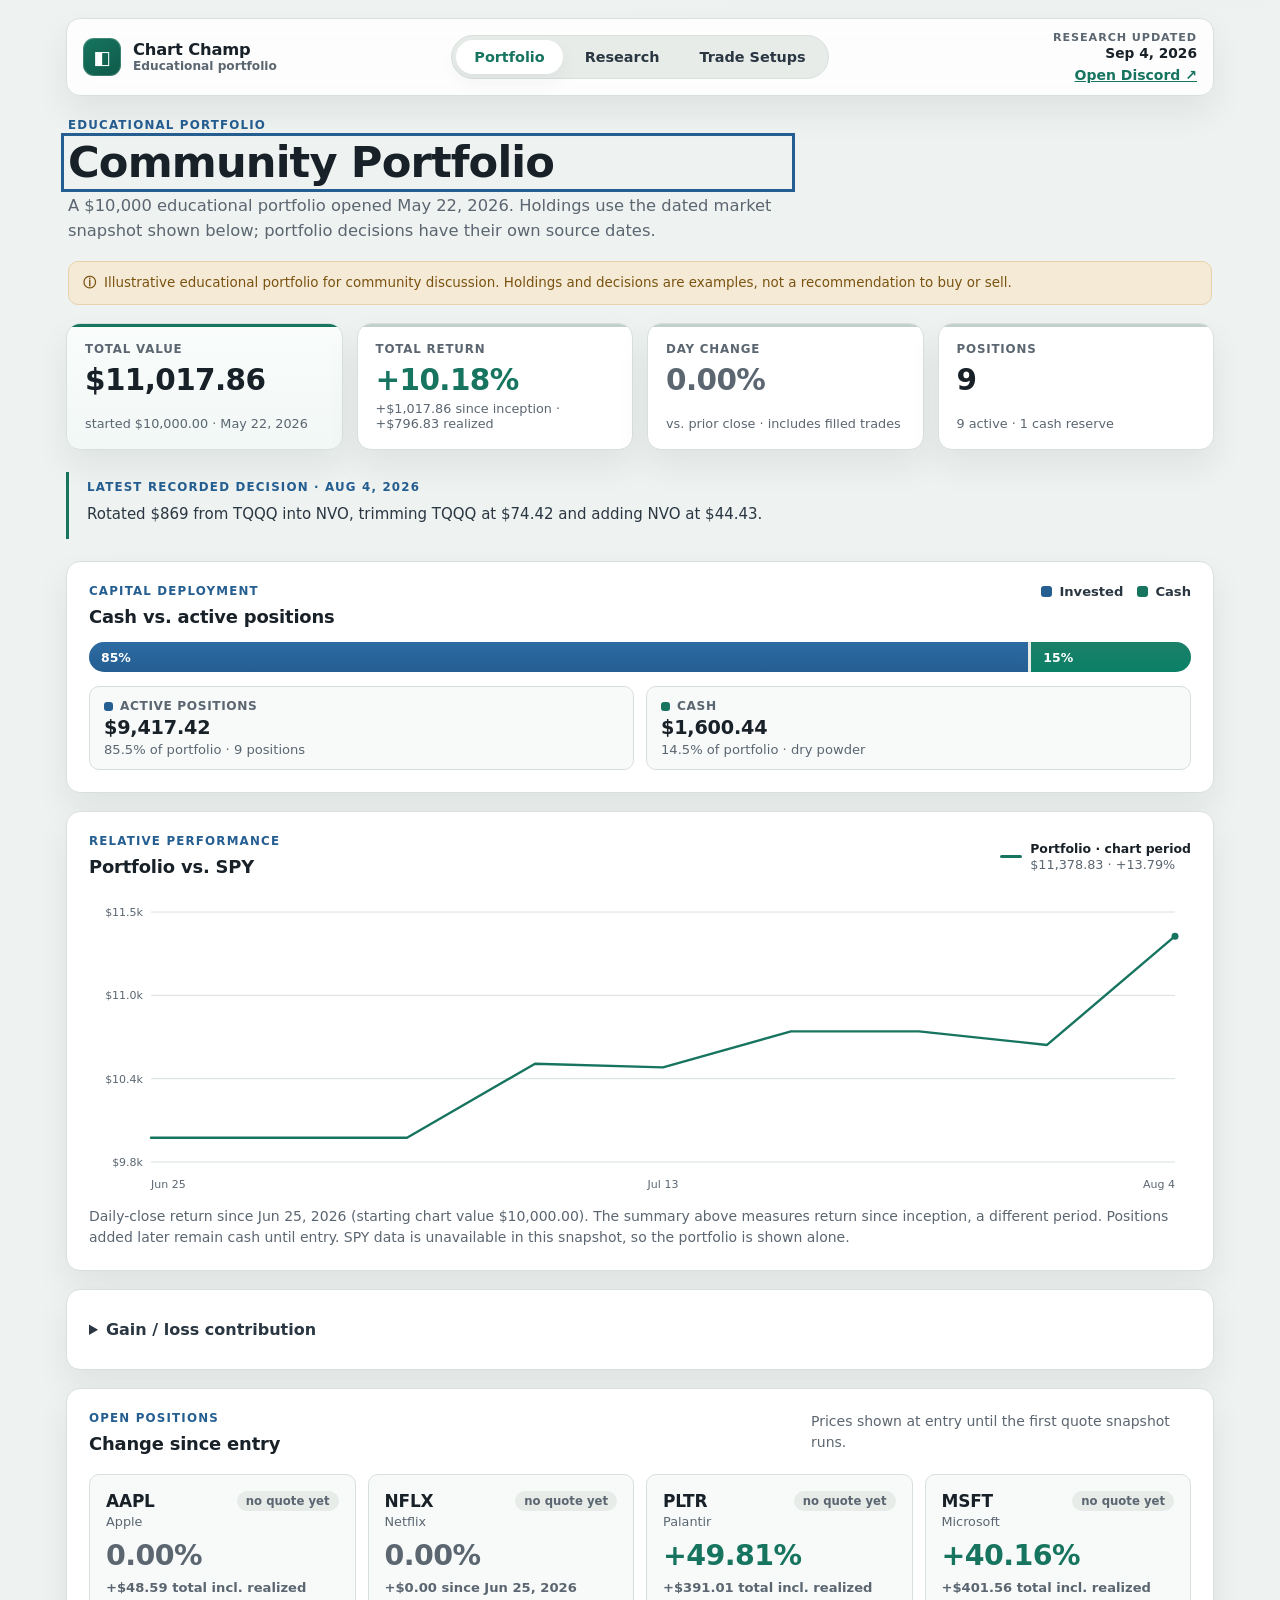
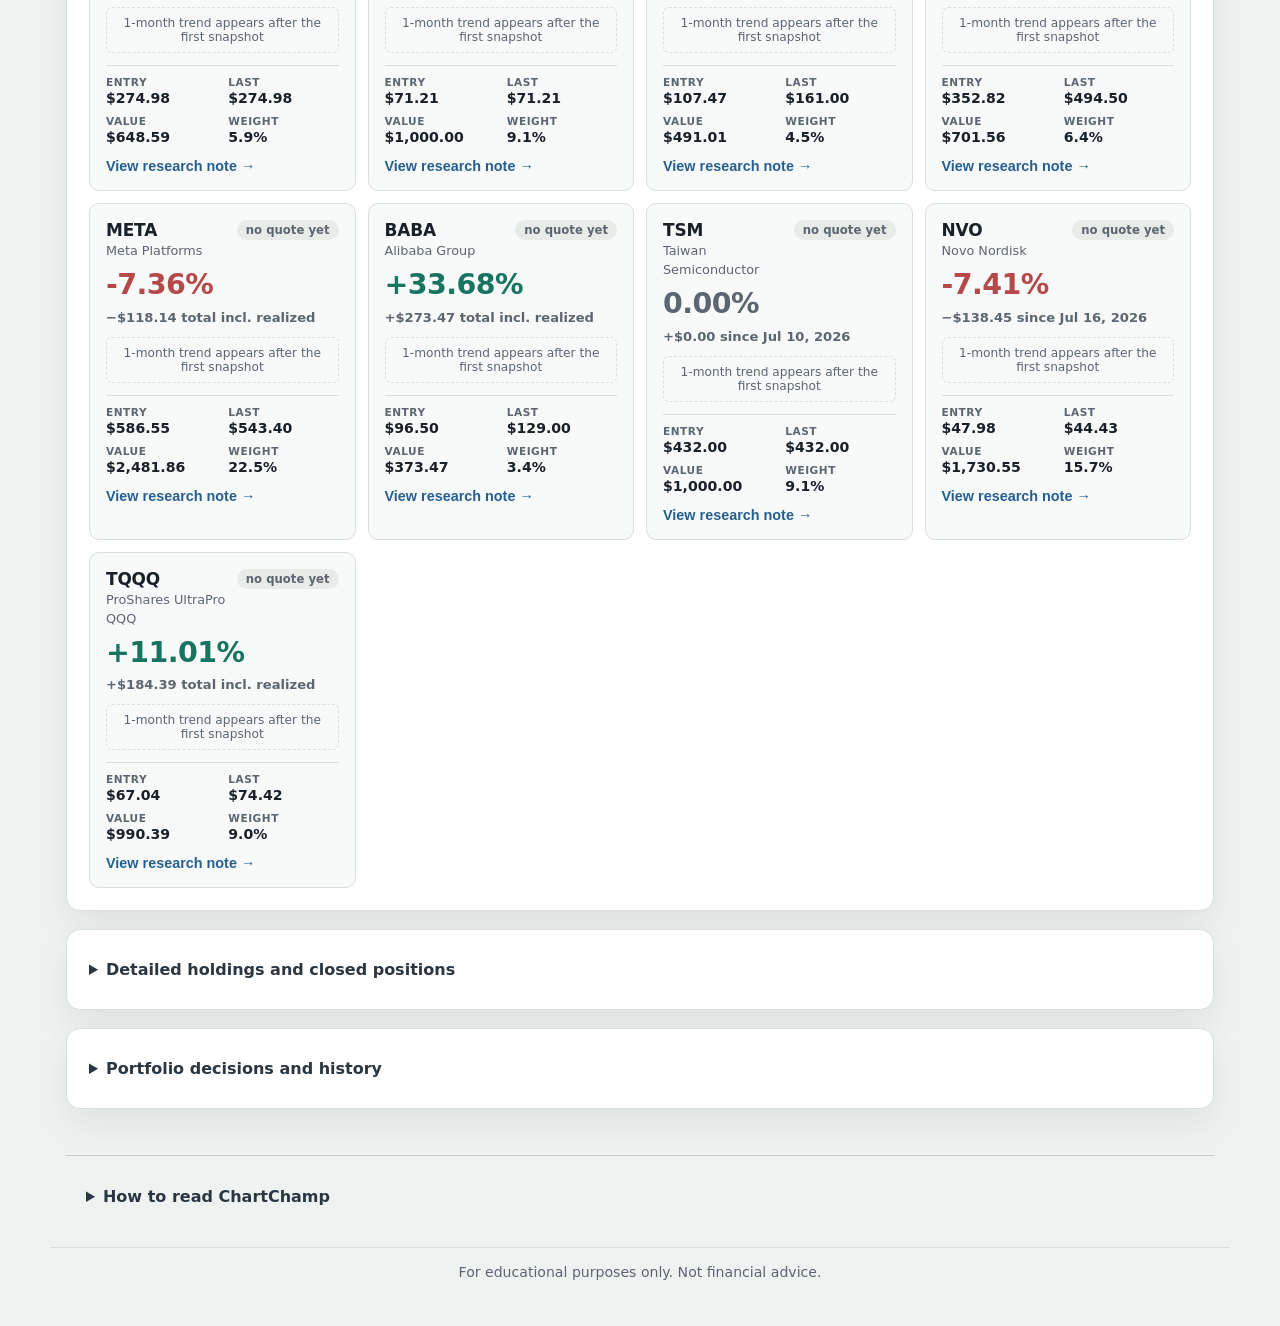
<file: index.html>
<!doctype html>
<html lang="en">
  <head>
    <meta charset="utf-8">
    <meta name="viewport" content="width=device-width, initial-scale=1">
    <title>ChartChamp — Portfolio, Research & Trade Setups</title>
    <meta
      name="description"
      content="Chart Champ — educational portfolio holdings and community ticker research: bullish and bearish factors, fundamentals, key price levels, and live charts."
    >
    <link rel="canonical" href="https://chartchamp.web.app/">
    <meta property="og:title" content="ChartChamp — Research & Trade Setups">
    <meta property="og:description" content="Community portfolio, dated chart research, and conditional trade setups with reviewed outcomes.">
    <meta property="og:type" content="website">
    <meta property="og:url" content="https://chartchamp.web.app/">
    <meta name="twitter:card" content="summary">
    <meta name="theme-color" content="#16745f">
    <link rel="icon" href="assets/favicon.svg" type="image/svg+xml">
    <link rel="stylesheet" href="assets/styles.css?v=20260906-refresh">
    <script src="data/app-data.js?v=20260904-discord-sync" defer></script>
    <script src="data/trade-setup-reviews.js?v=20260904-discord-sync" defer></script>
    <script src="data/discord-research-sync.js?v=20260904-discord-sync" defer></script>
    <script src="data/live-prices.js?v=20260904-discord-sync" defer></script>
    <script src="assets/research-model.js?v=20260906-refresh" defer></script>
    <script src="assets/app.js?v=20260906-refresh.2" defer></script>
  </head>
  <body>
    <a class="skip-link" href="#main-content">Skip to content</a>
    <main class="page-shell">
      <header class="app-bar">
        <div class="brand">
          <span class="brand-mark" aria-hidden="true">◧</span>
          <div>
            <strong class="brand-name">Chart Champ</strong>
            <span class="brand-tag" id="brand-tag">Portfolio &amp; research</span>
          </div>
        </div>
        <nav class="view-tabs" aria-label="Sections">
          <button class="view-tab active" type="button" data-view="portfolio" aria-pressed="true">
            Portfolio
          </button>
          <button class="view-tab" type="button" data-view="research" aria-pressed="false">
            Research
          </button>
          <button class="view-tab" type="button" data-view="setups" aria-pressed="false">
            Trade Setups
          </button>
        </nav>
        <div class="app-bar-meta">
          <span class="status-label">Research updated</span>
          <strong id="app-updated">—</strong>
          <a class="discord-link" href="https://discord.com/channels/1178077469505486868" target="_blank" rel="noopener noreferrer">Open Discord ↗</a>
        </div>
      </header>
      <div id="main-content" tabindex="-1"></div>
      <p class="sr-only" id="view-announcement" role="status" aria-live="polite"></p>

      <!-- ============================ PORTFOLIO ============================ -->
      <section class="view view-portfolio active" id="view-portfolio" aria-label="Portfolio">
        <div class="page-intro">
          <div>
            <p class="eyebrow">Educational portfolio</p>
            <h1 id="portfolio-title">Portfolio</h1>
            <p class="lead" id="portfolio-lead"></p>
          </div>
        </div>

        <p class="disclaimer-note" id="portfolio-disclaimer"></p>

        <section class="summary-grid" aria-label="Portfolio summary">
          <article class="metric-card metric-card-value">
            <span class="metric-label">Total value</span>
            <strong class="metric-value" id="m-total-value">—</strong>
            <span class="metric-sub" id="m-total-sub">—</span>
          </article>
          <article class="metric-card">
            <span class="metric-label">Total return</span>
            <strong class="metric-value" id="m-total-return">—</strong>
            <span class="metric-sub" id="m-total-return-sub">since inception</span>
          </article>
          <article class="metric-card">
            <span class="metric-label">Day change</span>
            <strong class="metric-value" id="m-day">—</strong>
            <span class="metric-sub">vs. prior close · includes filled trades</span>
          </article>
          <article class="metric-card">
            <span class="metric-label">Positions</span>
            <strong class="metric-value" id="m-positions">—</strong>
            <span class="metric-sub" id="m-positions-sub">incl. cash</span>
          </article>
        </section>

        <aside class="latest-decision" id="latest-decision" aria-label="Latest recorded portfolio decision"></aside>
        <section class="dashboard-band split-band" aria-label="Cash versus invested">
          <div class="section-heading compact">
            <div>
              <p class="eyebrow">Capital deployment</p>
              <h2>Cash vs. active positions</h2>
            </div>
            <span class="split-legend">
              <span class="legend-chip invested"><span></span>Invested</span>
              <span class="legend-chip cash"><span></span>Cash</span>
            </span>
          </div>
          <div class="split-bar" id="split-bar" role="img" aria-label="Cash versus invested split"></div>
          <div class="split-figures" id="split-figures"></div>
        </section>

        <section class="dashboard-band performance-band" aria-labelledby="performance-heading">
          <div class="section-heading chart-section-heading">
            <div>
              <p class="eyebrow">Relative performance</p>
              <h2 id="performance-heading">Portfolio vs. SPY</h2>
            </div>
            <div class="series-legend" id="performance-legend" aria-label="Performance chart legend"></div>
          </div>
          <div class="performance-chart" id="performance-chart"></div>
          <p class="chart-caption" id="performance-caption"></p>
        </section>

        <details class="dashboard-band contribution-band">
          <summary>Gain / loss contribution</summary>
          <div class="section-heading">
            <div>
              <p class="eyebrow">Return drivers</p>
              <h2 id="contribution-heading">Gain / loss contribution</h2>
            </div>
            <p class="section-note">Open plus realized gain or loss, sorted by holding.</p>
          </div>
          <div class="contribution-chart" id="contribution-chart"></div>
        </details>

        <section class="dashboard-band positions-band" aria-labelledby="positions-heading">
          <div class="section-heading">
            <div>
              <p class="eyebrow">Open positions</p>
              <h2 id="positions-heading">Change since entry</h2>
            </div>
            <p class="section-note" id="snapshot-note"></p>
          </div>
          <div class="positions-grid" id="positions-grid"></div>
        </section>

        <details class="dashboard-band">
          <summary>Detailed holdings and closed positions</summary>
          <div class="section-heading">
            <div>
              <p class="eyebrow">Holdings</p>
              <h2 id="holdings-heading">Detail table</h2>
            </div>
            <p class="section-note">Every holding including cash — click a ticker to open its research note.</p>
          </div>
          <div class="table-wrap">
            <table>
              <thead>
                <tr>
                  <th scope="col">Ticker</th>
                  <th scope="col">Class</th>
                  <th scope="col">Entry</th>
                  <th scope="col">Last</th>
                  <th scope="col">Value</th>
                  <th scope="col">Day</th>
                  <th scope="col">Return</th>
                  <th scope="col">Weight</th>
                  <th scope="col">Note</th>
                </tr>
              </thead>
              <tbody id="holdings-body"></tbody>
            </table>
          </div>
        </details>

        <details class="dashboard-band">
          <summary>Portfolio decisions and history</summary>
          <div class="section-heading">
            <div>
              <p class="eyebrow">Decision log</p>
              <h2 id="decision-heading">Trade decisions</h2>
            </div>
            <p class="section-note">What was done and why — for community review.</p>
          </div>
          <div class="decision-list" id="decision-list"></div>
        </details>
      </section>

      <!-- ============================ RESEARCH ============================ -->
      <section class="view view-research" id="view-research" aria-label="Ticker research" hidden>
        <div class="page-intro">
          <div>
            <p class="eyebrow">Ticker research</p>
            <h1>Research</h1>
            <p class="lead" id="research-lead"></p>
          </div>
        </div>

        <section class="search-band" aria-label="Search tickers">
          <label class="search-field" for="ticker-search">
            <span class="sr-only">Search ticker or company</span>
            <input
              id="ticker-search"
              type="search"
              placeholder="Search a ticker or company — try AAPL, Palantir, ORCL"
              autocomplete="off"
              role="combobox"
              aria-autocomplete="list"
              aria-haspopup="listbox"
              aria-expanded="false"
              aria-controls="research-results"
            >
          </label>
          <div class="research-results" id="research-results" role="listbox" aria-label="Matches" hidden></div>
        </section>

        <p class="disclaimer-note" id="research-disclaimer"></p>

        <div class="research-empty" id="research-empty">
          <div class="section-heading"><div><p class="eyebrow">Latest from the community</p>
          <h2>Research updates</h2></div><span id="research-count" class="section-note"></span></div>
          <div class="filter-bar">
            <label>Market<select id="research-market"><option value="all">All markets</option><option value="stocks">Stocks & ETFs</option><option value="crypto">Crypto</option><option value="commodities">Commodities</option><option value="bonds">Bonds</option></select></label>
            <label>Updated<select id="research-age"><option value="all">Any time</option><option value="7">Last 7 days</option><option value="30">Last 30 days</option></select></label>
            <label>Coverage<select id="research-coverage"><option value="all">All notes</option><option value="chart">Chart updates</option><option value="thesis">Research notes</option></select></label>
          </div>
          <div class="chip-row" id="research-chiprow"></div>
          <button id="research-more" class="load-more" type="button">Show more tickers</button>
        </div>

        <article class="ticker-detail" id="ticker-detail" hidden></article>
      </section>

      <!-- ========================= TRADE SETUPS ========================= -->
      <section class="view view-setups" id="view-setups" aria-label="Trade setups" hidden>
        <div class="page-intro setup-review-intro">
          <div>
            <p class="eyebrow">Plans, follow-ups & lessons</p>
            <h1>Trade Setups</h1>
            <p class="lead">
              Conditional trade plans, dated follow-ups, and lessons. Separate from the Community Portfolio.
            </p>
          </div>
        </div>

        <p class="disclaimer-note">
          Historical plans are not current buy alerts. Entry, target, and stop outcomes require dated evidence.
        </p>
        <div class="journal-summary" id="journal-summary"></div>
        <div class="filter-bar">
          <label>Status<select id="setup-status"><option value="all">All setups</option><option value="active">Active · recently reviewed</option><option value="closed">Closed / invalidated</option><option value="expired">Expired without entry</option><option value="review">Outcome unverified / overdue</option></select></label>
          <label>Timeframe<select id="setup-horizon"><option value="all">All timeframes</option><option value="day">Day trade</option><option value="swing">Swing trade</option><option value="long">Long-term idea</option></select></label>
          <label>Ticker<input id="setup-search" type="search" placeholder="Search ticker" autocomplete="off"></label>
        </div>
        <p class="section-note" id="setup-count" aria-live="polite"></p>
        <div class="setup-review-grid" id="setup-review-grid"></div>
        <button id="setup-more" class="load-more" type="button">Show more setups</button>
        <div class="setup-review-empty" id="setup-review-empty" hidden>
          No setups match these filters. An old or unreviewed idea is never shown as an active signal.
        </div>
      </section>
    </main>

    <details class="methodology"><summary>How to read ChartChamp</summary><p>Scanner hits are candidates. Setups are conditional plans. The Community Portfolio records confirmed decisions separately. A later price touch does not prove that an entry condition or exit happened in the required order.</p><p>Research keeps the date and context of each source. Chart updates do not refresh company fundamentals. Historical and incomplete reviews are labeled; unverified outcomes are excluded from performance claims.</p><p>Setup follow-ups should record Watching, Triggered, Take profit level 1, Take profit level 2, Stopped, or Expired with dated evidence. A review-overdue label asks for follow-up; it does not invent a trade result.</p></details>

    <footer class="compliance-footer" id="compliance-footer">
      For educational purposes only. Not financial advice.
    </footer>
  </body>
</html>
</file>
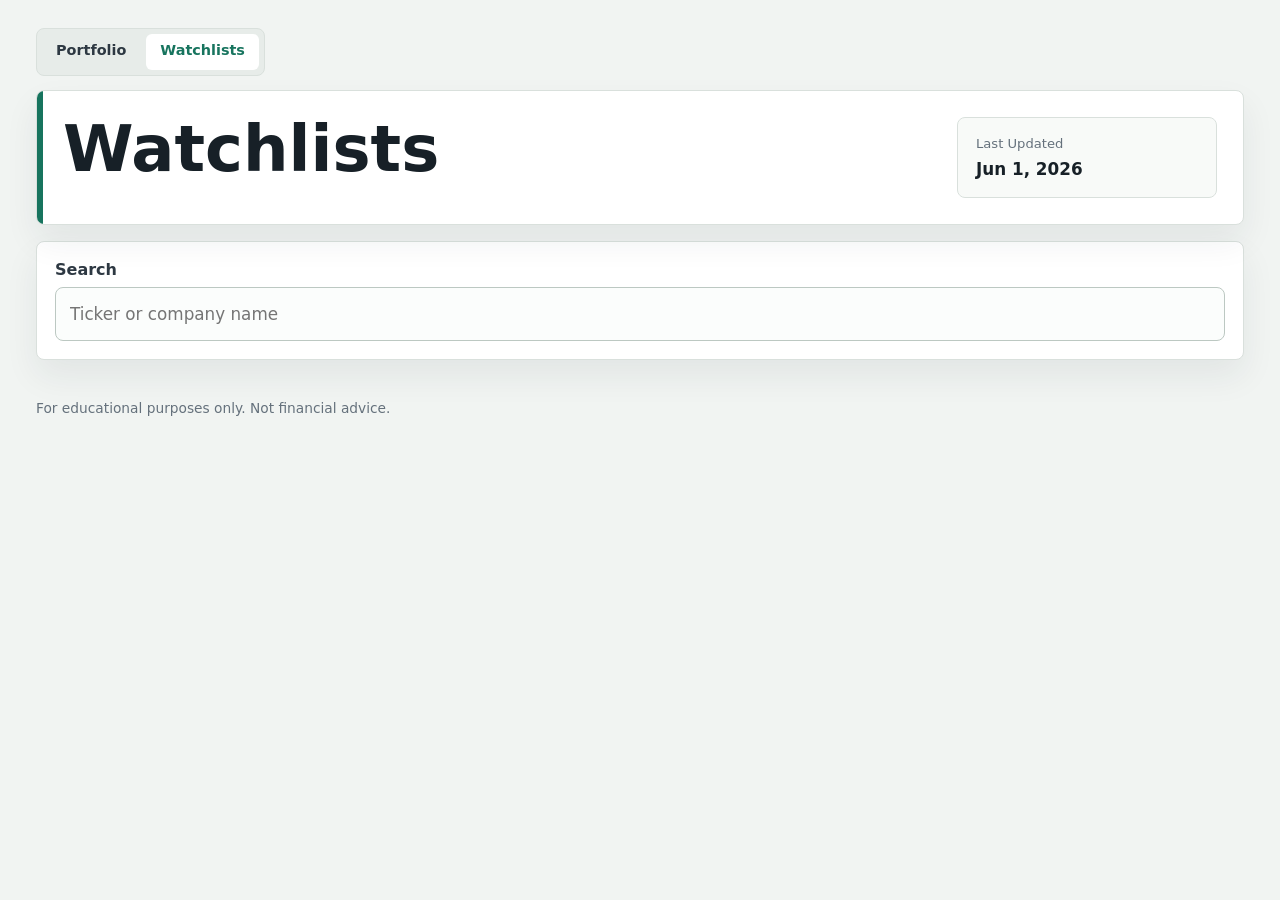
<file: watchlists/index.html>
<!doctype html>
<html lang="en">
  <head>
    <meta charset="utf-8">
    <meta name="viewport" content="width=device-width, initial-scale=1">
    <title>Watchlists</title>
    <meta
      name="description"
      content="Searchable watchlist notes with charts, support, resistance, weekly EMA trends, fundamentals, risks, and catalysts."
    >
    <link rel="icon" href="data:,">
    <link rel="stylesheet" href="assets/styles.css?v=20260601-1148">
    <script src="data/watchlist-data.js?v=20260601-1148" defer></script>
    <script src="assets/app.js?v=20260601-1148" defer></script>
  </head>
  <body>
    <main class="page-shell">
      <nav class="site-tabs" aria-label="Site sections">
        <a class="site-tab" href="https://naderbot33.github.io/chart-champ-portfolio/">Portfolio</a>
        <a
          class="site-tab active"
          href="https://naderbot33.github.io/chart-champ-portfolio/watchlists/"
          aria-current="page"
        >
          Watchlists
        </a>
      </nav>

      <header class="app-header" aria-labelledby="page-title">
        <div class="header-copy-wrap">
          <h1 id="page-title">Watchlists</h1>
        </div>
        <aside class="status-panel" aria-label="Last updated">
          <span class="status-label">Last Updated</span>
          <strong id="last-updated">Pending</strong>
        </aside>
      </header>

      <section class="control-band" aria-label="Ticker search">
        <label class="search-field" for="ticker-search">
          <span>Search</span>
          <input
            id="ticker-search"
            type="search"
            placeholder="Ticker or company name"
            autocomplete="off"
          >
        </label>
      </section>

      <div class="workspace-grid">
        <section class="search-results" id="search-results-panel" aria-labelledby="results-heading" hidden>
          <div class="section-heading compact">
            <div>
              <p class="eyebrow">Results</p>
              <h2 id="results-heading">Matches</h2>
            </div>
            <span class="result-count" id="result-count">-- results</span>
          </div>
          <div class="result-list" id="watchlist-results"></div>
          <p class="empty-state" id="empty-state" hidden>No published ticker notes match that search.</p>
        </section>

        <section class="detail-panel" id="detail-panel" aria-labelledby="detail-heading" hidden>
          <div class="section-heading compact">
            <div>
              <p class="eyebrow" id="detail-list-name">Watchlist</p>
              <h2 id="detail-heading">Select a Ticker</h2>
            </div>
          </div>
          <div class="chart-preview" id="chart-preview" aria-label="Chart preview"></div>
          <div class="level-grid">
            <div>
              <span class="detail-label">Support Levels</span>
              <div class="level-list" id="support-list"></div>
            </div>
            <div>
              <span class="detail-label">Resistance Levels</span>
              <div class="level-list" id="resistance-list"></div>
            </div>
          </div>
          <div class="ema-grid" id="ema-grid"></div>
          <div class="analysis-stack" id="analysis-stack"></div>
        </section>
      </div>
    </main>

    <footer class="compliance-footer">
      For educational purposes only. Not financial advice.
    </footer>
  </body>
</html>
</file>
<file: assets/styles.css>
:root {
  color-scheme: light;
  --bg: #eef2f0;
  --bg-tint: #e7ece9;
  --panel: #ffffff;
  --panel-2: #f7faf9;
  --ink: #182028;
  --ink-soft: #2a3742;
  --muted: #5b6671;
  --line: #d8e0dd;
  --line-strong: #c3cfcb;
  --green: #16745f;
  --green-soft: #e3f3ee;
  --green-line: #b7ddd0;
  --red: #b54848;
  --red-soft: #f8e7e7;
  --red-line: #e7c2c2;
  --blue: #255e91;
  --blue-soft: #e5eef7;
  --amber: #b67713;
  --amber-soft: #f5ead6;
  --purple: #6b5b95;
  --shadow: 0 16px 34px rgba(30, 43, 53, 0.07);
  --shadow-soft: 0 8px 20px rgba(30, 43, 53, 0.05);
  --radius: 10px;
  --radius-lg: 14px;
  font-family: Inter, ui-sans-serif, system-ui, -apple-system, BlinkMacSystemFont, "Segoe UI", sans-serif;
}

/* Compact, current-first research and setup workspace. */
html { scroll-padding-top: 120px; }
body { font-size: 16px; }
.skip-link { position: fixed; top: -80px; left: 16px; z-index: 100; background: var(--green); color: white; padding: 12px 18px; }
.skip-link:focus { top: 12px; }
:focus-visible { outline: 3px solid var(--blue); outline-offset: 4px; }
.discord-link { display: block; color: var(--green); font-weight: 700; font-size: 14px; margin-top: 5px; }
.filter-bar { display: flex; flex-wrap: wrap; gap: 12px; margin: 18px 0; }
.filter-bar label { display: grid; gap: 6px; font-size: 14px; font-weight: 650; color: var(--muted); flex: 1 1 150px; }
.filter-bar select, .filter-bar input { width: 100%; font: inherit; font-size: 16px; color: var(--ink); background: var(--panel); border: 1px solid var(--line-strong); border-radius: 8px; padding: 11px 12px; min-height: 44px; }
.load-more { display: block; margin: 24px auto 4px; background: var(--panel); border: 1px solid var(--line-strong); border-radius: 8px; padding: 12px 24px; color: var(--green); font: inherit; font-weight: 700; cursor: pointer; }
[hidden] { display: none !important; }
details > summary { cursor: pointer; font-size: 16px; font-weight: 700; padding: 8px 0; color: var(--ink-soft); }
details[open] > summary { margin-bottom: 18px; }
.methodology { max-width: 1148px; margin: 0 auto; padding: 20px; border-top: 1px solid var(--line-strong); color: var(--muted); line-height: 1.65; }
.card-date, .coverage-label { font-size: 13px; color: var(--muted); }
.back-link { display: inline-block; margin-bottom: 20px; font-size: 14px; }
.share-link { margin-left: 24px; }
.latest-decision { border-left: 3px solid var(--green); padding: 4px 18px; margin: 22px 0; }
.latest-decision p { margin: 8px 0; font-size: 15px; line-height: 1.55; color: var(--ink-soft); }
.tag.stale { color: #79500e; background: var(--amber-soft); }
.journal-summary { display: grid; grid-template-columns: repeat(3, 1fr); border: 1px solid var(--line); border-radius: 12px; background: var(--panel); margin: 20px 0; }
.journal-summary > div { display: grid; gap: 6px; padding: 20px; }
.journal-summary strong { font-size: 28px; color: var(--green); font-variant-numeric: tabular-nums; }
.journal-summary span { font-size: 14px; color: var(--muted); }
.setup-review-head a { color: inherit; text-decoration: none; }
.setup-review-head a:hover { text-decoration: underline; }
.setup-state-note { color: var(--muted); font-size: 14px; line-height: 1.55; }
.setup-expanded { margin-top: 12px; border-top: 1px solid var(--line); }
.setup-expanded summary { font-size: 14px; }
.setup-status.state-review { color: #79500e; background: var(--amber-soft); }
.historical-context { padding: 16px; background: var(--panel-2); border: 1px solid var(--line); border-radius: 10px; }
.historical-context .block-title { margin-top: 14px; }

* { box-sizing: border-box; }

body {
  margin: 0;
  background:
    radial-gradient(1200px 480px at 78% -8%, #e8f1ee 0%, rgba(232, 241, 238, 0) 60%),
    var(--bg);
  color: var(--ink);
  -webkit-font-smoothing: antialiased;
}

.sr-only {
  position: absolute;
  width: 1px; height: 1px;
  padding: 0; margin: -1px;
  overflow: hidden; clip: rect(0 0 0 0);
  white-space: nowrap; border: 0;
}

.page-shell {
  width: 100%;
  max-width: 1180px;
  margin: 0 auto;
  padding: 18px 16px 28px;
}

/* ----------------------------- App bar ----------------------------- */
.app-bar {
  position: sticky;
  top: 12px;
  z-index: 20;
  display: grid;
  grid-template-columns: minmax(0, 1fr) auto minmax(0, 1fr);
  align-items: center;
  gap: 16px;
  padding: 12px 16px;
  margin-bottom: 22px;
  background: rgba(255, 255, 255, 0.86);
  backdrop-filter: saturate(1.4) blur(10px);
  border: 1px solid var(--line);
  border-radius: var(--radius-lg);
  box-shadow: var(--shadow);
}

.brand {
  display: inline-flex;
  align-items: center;
  gap: 12px;
  min-width: 0;
}

.brand-mark {
  display: grid;
  place-items: center;
  width: 38px; height: 38px;
  border-radius: 11px;
  background: linear-gradient(150deg, var(--green) 0%, #0f5a4a 100%);
  color: #fff;
  font-size: 1.15rem;
  box-shadow: inset 0 0 0 1px rgba(255, 255, 255, 0.18);
}

.brand-name {
  display: block;
  font-size: 1.02rem;
  letter-spacing: -0.01em;
  line-height: 1.1;
}

.brand-tag {
  display: block;
  color: var(--muted);
  font-size: 0.76rem;
  font-weight: 600;
}

.view-tabs {
  display: inline-flex;
  gap: 4px;
  padding: 4px;
  background: var(--bg-tint);
  border: 1px solid var(--line);
  border-radius: 999px;
}

.view-tab {
  min-height: 34px;
  padding: 6px 18px;
  border: 0;
  border-radius: 999px;
  background: transparent;
  color: var(--ink-soft);
  font: inherit;
  font-size: 0.9rem;
  font-weight: 750;
  cursor: pointer;
  transition: background-color 140ms ease, color 140ms ease, box-shadow 140ms ease;
}

.view-tab:hover { color: var(--green); }

.view-tab.active {
  background: var(--panel);
  color: var(--green);
  box-shadow: var(--shadow-soft);
}

.view-tab:focus-visible {
  outline: 2px solid rgba(37, 94, 145, 0.4);
  outline-offset: 2px;
}

.app-bar-meta {
  display: inline-flex;
  flex-direction: column;
  align-items: flex-end;
  gap: 1px;
  justify-self: end;
  text-align: right;
}

.status-label {
  color: var(--muted);
  font-size: 0.7rem;
  font-weight: 700;
  text-transform: uppercase;
  letter-spacing: 0.08em;
}

.app-bar-meta strong {
  font-size: 0.86rem;
  color: var(--ink);
}

/* ----------------------------- Views ----------------------------- */
.view { display: none; }
.view.active { display: block; animation: fade-in 220ms ease; }

@keyframes fade-in {
  from { opacity: 0; transform: translateY(6px); }
  to { opacity: 1; transform: translateY(0); }
}

.page-intro {
  display: flex;
  align-items: flex-end;
  justify-content: space-between;
  gap: 24px;
  margin: 4px 2px 18px;
}

.eyebrow {
  margin: 0 0 8px;
  color: var(--blue);
  font-size: 0.74rem;
  font-weight: 750;
  letter-spacing: 0.1em;
  text-transform: uppercase;
}

h1, h2, p { margin-top: 0; }

h1 {
  margin: 0 0 8px;
  font-size: clamp(1.9rem, 4vw, 2.7rem);
  line-height: 1.04;
  letter-spacing: -0.02em;
}

h2 {
  margin: 0;
  font-size: 1.12rem;
  line-height: 1.25;
  letter-spacing: -0.01em;
}

.lead {
  max-width: 720px;
  margin: 0;
  color: var(--muted);
  font-size: 1.02rem;
  line-height: 1.55;
}

/* ----------------------------- Cards ----------------------------- */
.dashboard-band {
  position: relative;
  padding: 22px;
  margin-bottom: 18px;
  background: var(--panel);
  border: 1px solid var(--line);
  border-radius: var(--radius-lg);
  box-shadow: var(--shadow);
}

.section-heading {
  display: flex;
  justify-content: space-between;
  align-items: flex-start;
  gap: 18px;
  margin-bottom: 18px;
}

.section-heading.compact { margin-bottom: 14px; }

.section-note {
  max-width: 380px;
  margin: 0;
  color: var(--muted);
  font-size: 0.9rem;
  line-height: 1.5;
}

/* ----------------------------- Summary grid ----------------------------- */
.summary-grid {
  display: grid;
  grid-template-columns: repeat(4, minmax(0, 1fr));
  gap: 14px;
  margin-bottom: 18px;
}

.metric-card {
  position: relative;
  display: flex;
  flex-direction: column;
  gap: 6px;
  min-height: 116px;
  padding: 18px;
  background: var(--panel);
  border: 1px solid var(--line);
  border-radius: var(--radius-lg);
  box-shadow: var(--shadow);
  overflow: hidden;
}

.metric-card::before {
  content: "";
  position: absolute;
  inset: 0 0 auto;
  height: 3px;
  background: var(--line-strong);
}

.metric-card-value { background: linear-gradient(180deg, #f9fcfb 0%, #f2f8f6 100%); }
.metric-card-value::before { background: var(--green); }

.metric-label {
  color: var(--muted);
  font-size: 0.74rem;
  font-weight: 700;
  text-transform: uppercase;
  letter-spacing: 0.07em;
}

.metric-value {
  margin: 4px 0 0;
  font-size: clamp(1.5rem, 2.3vw, 1.95rem);
  line-height: 1;
  letter-spacing: -0.02em;
}

.metric-sub {
  margin-top: auto;
  color: var(--muted);
  font-size: 0.8rem;
}

.positive { color: var(--green); }
.negative { color: var(--red); }
.neutral { color: var(--muted); }

/* ----------------------------- Split bar ----------------------------- */
.split-legend { display: inline-flex; gap: 14px; align-items: center; }

.legend-chip {
  display: inline-flex;
  align-items: center;
  gap: 7px;
  color: var(--ink-soft);
  font-size: 0.82rem;
  font-weight: 650;
}

.legend-chip span {
  width: 11px; height: 11px;
  border-radius: 3px;
}

.legend-chip.invested span { background: var(--blue); }
.legend-chip.cash span { background: var(--green); }

.split-bar {
  display: flex;
  gap: 3px; /* surface gap between adjacent fills */
  height: 30px;
  border-radius: 999px;
  overflow: hidden;
  background: var(--bg-tint);
  box-shadow: inset 0 0 0 1px rgba(24, 32, 40, 0.06);
}

.split-bar .seg {
  display: flex;
  align-items: center;
  padding: 0 12px;
  color: #fff;
  font-size: 0.78rem;
  font-weight: 750;
  white-space: nowrap;
  min-width: 0;
}

.split-bar .seg.invested { background: linear-gradient(180deg, #2c6ba3 0%, var(--blue) 100%); }
.split-bar .seg.cash { background: linear-gradient(180deg, #1c8068 0%, #0a8066 100%); }

.split-figures {
  display: grid;
  grid-template-columns: repeat(2, minmax(0, 1fr));
  gap: 12px;
  margin-top: 14px;
}

.split-figure {
  display: grid;
  gap: 3px;
  padding: 12px 14px;
  background: var(--panel-2);
  border: 1px solid var(--line);
  border-radius: var(--radius);
}

.split-figure .k {
  display: inline-flex;
  align-items: center;
  gap: 7px;
  color: var(--muted);
  font-size: 0.76rem;
  font-weight: 700;
  text-transform: uppercase;
  letter-spacing: 0.05em;
}

.split-figure .k::before {
  content: "";
  width: 9px; height: 9px;
  border-radius: 3px;
}

.split-figure.invested .k::before { background: var(--blue); }
.split-figure.cash .k::before { background: var(--green); }

.split-figure .v { font-size: 1.2rem; font-weight: 700; letter-spacing: -0.01em; }
.split-figure .pct { color: var(--muted); font-size: 0.82rem; }

/* ----------------------------- Portfolio charts ----------------------------- */
.chart-section-heading { align-items: center; }

.series-legend {
  display: flex;
  justify-content: flex-end;
  align-items: center;
  flex-wrap: wrap;
  gap: 10px 18px;
}

.series-key {
  display: inline-flex;
  align-items: center;
  gap: 8px;
  color: var(--ink-soft);
  font-size: 0.8rem;
  font-variant-numeric: tabular-nums;
}

.series-key > span:last-child { display: grid; gap: 1px; }
.series-key strong { color: var(--ink); font-size: 0.78rem; }
.series-key > span:last-child > span { color: var(--muted); }

.series-swatch {
  display: inline-block;
  flex: 0 0 auto;
  width: 22px;
  height: 3px;
  border-radius: 999px;
  background: var(--green);
}

.series-key.benchmark .series-swatch {
  height: 2px;
  background: repeating-linear-gradient(90deg, var(--blue) 0 6px, transparent 6px 9px);
}

.performance-chart {
  position: relative;
  width: 100%;
  min-height: 250px;
  touch-action: pan-y;
}

.performance-svg { display: block; width: 100%; height: auto; overflow: visible; }

.performance-gridline {
  stroke: var(--line);
  stroke-width: 1;
  vector-effect: non-scaling-stroke;
}

.performance-axis-label {
  fill: var(--muted);
  font-size: 11px;
  font-variant-numeric: tabular-nums;
}

.performance-line {
  fill: none;
  stroke-linecap: round;
  stroke-linejoin: round;
  stroke-width: 2.4;
  vector-effect: non-scaling-stroke;
}

.performance-line.portfolio { stroke: var(--green); }
.performance-line.benchmark {
  stroke: var(--blue);
  stroke-width: 2;
  stroke-dasharray: 6 4;
}

.performance-end.portfolio { fill: var(--green); }
.performance-end.benchmark { fill: var(--blue); }

.performance-guide {
  position: absolute;
  top: 16px;
  bottom: 34px;
  width: 1px;
  background: var(--line-strong);
  pointer-events: none;
}

.performance-tip {
  position: absolute;
  top: 8px;
  z-index: 4;
  display: grid;
  gap: 2px;
  min-width: 138px;
  padding: 7px 10px;
  transform: translateX(-50%);
  border: 1px solid var(--line-strong);
  border-radius: 7px;
  background: var(--ink);
  color: #fff;
  box-shadow: var(--shadow-soft);
  font-size: 0.75rem;
  font-variant-numeric: tabular-nums;
  pointer-events: none;
}

.performance-tip strong { font-size: 0.76rem; }
.performance-guide[hidden], .performance-tip[hidden] { display: none; }

.chart-caption {
  margin: 10px 0 0;
  color: var(--muted);
  font-size: 0.8rem;
  line-height: 1.5;
}

.chart-empty {
  display: grid;
  place-items: center;
  min-height: 210px;
  margin: 0;
  color: var(--muted);
  text-align: center;
}

.contribution-chart { display: grid; gap: 10px; }

.contribution-row {
  display: grid;
  grid-template-columns: minmax(52px, 0.55fr) minmax(150px, 4fr) minmax(86px, 0.85fr);
  align-items: center;
  gap: 12px;
  min-height: 28px;
}

.contribution-ticker { color: var(--ink); font-size: 0.86rem; }

.contribution-track {
  position: relative;
  display: block;
  height: 20px;
  border-radius: 4px;
  background: var(--panel-2);
  overflow: hidden;
}

.contribution-zero {
  position: absolute;
  inset: 0 auto 0 50%;
  z-index: 2;
  width: 1px;
  background: var(--line-strong);
}

.contribution-bar {
  position: absolute;
  top: 3px;
  bottom: 3px;
  min-width: 1px;
}

.contribution-bar.positive {
  border-radius: 0 4px 4px 0;
  background: var(--green);
}

.contribution-bar.negative {
  border-radius: 4px 0 0 4px;
  background: var(--red);
}

.contribution-value {
  justify-self: end;
  font-size: 0.84rem;
  font-weight: 700;
  font-variant-numeric: tabular-nums;
}

.contribution-axis {
  display: grid;
  grid-template-columns: minmax(52px, 0.55fr) minmax(150px, 4fr) minmax(86px, 0.85fr);
  grid-template-rows: 1fr;
  gap: 12px;
  color: var(--muted);
  font-size: 0.7rem;
}

.contribution-axis span { grid-row: 1; }

.contribution-axis span:first-child {
  grid-column: 2;
  justify-self: start;
}

.contribution-axis span:nth-child(2) {
  grid-column: 2;
  justify-self: center;
}

.contribution-axis span:last-child {
  grid-column: 2;
  justify-self: end;
}

/* ----------------------------- Table ----------------------------- */
.table-wrap {
  width: 100%;
  overflow-x: auto;
  border: 1px solid var(--line);
  border-radius: var(--radius);
  background: var(--panel);
}

table {
  width: 100%;
  min-width: 860px;
  border-collapse: collapse;
  font-size: 0.92rem;
}

th, td {
  padding: 13px 15px;
  text-align: left;
  border-bottom: 1px solid var(--line);
  vertical-align: middle;
}

th {
  background: #eef3f1;
  color: #3e4a55;
  font-size: 0.72rem;
  text-transform: uppercase;
  letter-spacing: 0.06em;
  white-space: nowrap;
}

tbody tr:last-child td { border-bottom: 0; }
tbody tr { transition: background-color 140ms ease; }
tbody tr:hover { background: #f6faf9; }

.t-ticker {
  display: inline-flex;
  align-items: center;
  gap: 8px;
  border: 0;
  background: none;
  padding: 0;
  font: inherit;
  color: var(--ink);
  cursor: pointer;
  text-align: left;
}

.t-ticker .sym {
  font-weight: 800;
  font-size: 0.98rem;
}

.t-ticker.is-link .sym { color: var(--blue); }
.t-ticker.is-link:hover .sym { text-decoration: underline; }
.t-ticker .nm {
  display: block;
  color: var(--muted);
  font-size: 0.8rem;
  font-weight: 500;
}

.num { font-variant-numeric: tabular-nums; }

.tag {
  display: inline-flex;
  align-items: center;
  min-height: 24px;
  padding: 3px 9px;
  border-radius: 999px;
  background: var(--blue-soft);
  color: var(--blue);
  font-size: 0.76rem;
  font-weight: 700;
  white-space: nowrap;
}

.tag.cash { background: var(--green-soft); color: var(--green); }
.tag.hedge { background: var(--amber-soft); color: #7a5310; }

.cell-note { color: var(--ink-soft); font-size: 0.86rem; max-width: 280px; }

/* ----------------------------- Decision log ----------------------------- */
.decision-list { display: grid; gap: 12px; }

.decision-item {
  display: grid;
  grid-template-columns: 120px minmax(0, 1fr);
  gap: 16px;
  padding: 16px;
  background: var(--panel-2);
  border: 1px solid var(--line);
  border-radius: var(--radius);
}

.decision-side { display: grid; gap: 8px; align-content: start; }
.decision-date { color: var(--muted); font-size: 0.84rem; font-weight: 600; }

.status-pill {
  display: inline-flex;
  align-items: center;
  gap: 6px;
  width: max-content;
  padding: 3px 10px;
  border-radius: 999px;
  font-size: 0.74rem;
  font-weight: 750;
  text-transform: uppercase;
  letter-spacing: 0.04em;
}

.status-pill.open { background: var(--green-soft); color: var(--green); }
.status-pill.filled { background: var(--blue-soft); color: var(--blue); }
.status-pill.pending { background: var(--amber-soft); color: var(--amber); }
.status-pill.closed { background: var(--bg-tint); color: var(--muted); }
.status-pill::before {
  content: "";
  width: 7px; height: 7px;
  border-radius: 50%;
  background: currentColor;
}

.decision-body { display: grid; gap: 12px; }
.decision-body .head { display: flex; gap: 10px; align-items: baseline; flex-wrap: wrap; }
.decision-body .head strong { font-size: 1rem; }
.decision-body p { margin: 0; color: var(--ink-soft); line-height: 1.55; }
.decision-details {
  display: grid;
  gap: 6px;
  margin: 0;
  padding: 0;
  list-style: none;
}
.decision-details li {
  position: relative;
  padding: 7px 12px 7px 26px;
  background: var(--panel);
  border: 1px solid var(--line);
  border-radius: 8px;
  color: var(--ink-soft);
  font-size: 0.88rem;
  font-variant-numeric: tabular-nums;
}
.decision-details li::before {
  content: "";
  position: absolute;
  left: 12px;
  top: 50%;
  transform: translateY(-50%);
  width: 6px;
  height: 6px;
  border-radius: 50%;
  background: var(--blue);
}

.level-mini {
  display: grid;
  grid-template-columns: repeat(auto-fit, minmax(130px, 1fr));
  gap: 8px;
}

.level-mini .lvl {
  display: grid;
  gap: 2px;
  padding: 9px 11px;
  background: var(--panel);
  border: 1px solid var(--line);
  border-radius: 8px;
}

.level-mini .lvl .k {
  color: var(--muted);
  font-size: 0.7rem;
  font-weight: 700;
  text-transform: uppercase;
  letter-spacing: 0.05em;
}

.level-mini .lvl .v { font-size: 0.92rem; font-weight: 700; font-variant-numeric: tabular-nums; }
.level-mini .lvl.stop .v { color: var(--red); }
.level-mini .lvl.target .v { color: var(--green); }

.text-link {
  display: inline-flex;
  align-items: center;
  gap: 5px;
  width: max-content;
  color: var(--blue);
  font-size: 0.9rem;
  font-weight: 700;
  text-decoration: none;
}
.text-link:hover { text-decoration: underline; }

/* ----------------------------- Search ----------------------------- */
.search-band { position: relative; margin-bottom: 14px; }

.search-field { position: relative; display: block; }

.search-field input {
  width: 100%;
  min-height: 56px;
  padding: 0 16px 0 50px;
  border: 1px solid var(--line-strong);
  border-radius: var(--radius-lg);
  background: var(--panel);
  color: var(--ink);
  font: inherit;
  font-size: 1.04rem;
  box-shadow: var(--shadow-soft);
}

.search-field input::placeholder { color: #5e6a74; }

.search-field input:focus {
  outline: 3px solid rgba(37, 94, 145, 0.16);
  border-color: var(--blue);
}

.search-field::before {
  content: "";
  position: absolute;
  left: 18px; top: 50%;
  transform: translateY(-50%);
  width: 20px; height: 20px;
  background-color: var(--muted);
  pointer-events: none;
  -webkit-mask: url("data:image/svg+xml,%3Csvg xmlns='http://www.w3.org/2000/svg' width='24' height='24' fill='none' stroke='black' stroke-width='2' stroke-linecap='round' stroke-linejoin='round'%3E%3Ccircle cx='11' cy='11' r='8'/%3E%3Cpath d='m21 21-4.35-4.35'/%3E%3C/svg%3E") center / contain no-repeat;
  mask: url("data:image/svg+xml,%3Csvg xmlns='http://www.w3.org/2000/svg' width='24' height='24' fill='none' stroke='black' stroke-width='2' stroke-linecap='round' stroke-linejoin='round'%3E%3Ccircle cx='11' cy='11' r='8'/%3E%3Cpath d='m21 21-4.35-4.35'/%3E%3C/svg%3E") center / contain no-repeat;
}

.research-results {
  position: absolute;
  left: 0; right: 0;
  top: calc(100% + 8px);
  z-index: 30;
  max-height: 340px;
  overflow-y: auto;
  padding: 6px;
  background: var(--panel);
  border: 1px solid var(--line-strong);
  border-radius: var(--radius);
  box-shadow: var(--shadow);
}

.result-row {
  display: flex;
  align-items: center;
  gap: 10px;
  width: 100%;
  padding: 10px 12px;
  border: 0;
  border-radius: 8px;
  background: none;
  font: inherit;
  text-align: left;
  cursor: pointer;
}

.result-row:hover, .result-row.active { background: var(--blue-soft); }
.result-row:focus-visible {
  outline: 2px solid rgba(37, 94, 145, 0.4);
  outline-offset: -2px;
}
.result-row .sym { font-weight: 800; min-width: 58px; }
.result-row .nm { color: var(--muted); font-size: 0.88rem; flex: 1; min-width: 0; }
.result-row .sector { color: var(--muted); font-size: 0.76rem; white-space: nowrap; }
.result-empty { padding: 14px 12px; color: var(--muted); font-size: 0.9rem; }

.disclaimer-note {
  display: flex;
  gap: 8px;
  margin: 0 2px 18px;
  padding: 11px 14px;
  background: var(--amber-soft);
  border: 1px solid #e7d2ab;
  border-radius: var(--radius);
  color: #7a5310;
  font-size: 0.84rem;
  line-height: 1.45;
}

.disclaimer-note::before { content: "ⓘ"; font-weight: 800; }

/* ----------------------------- Research empty state ----------------------------- */
.research-empty {
  padding: 26px 22px 28px;
  background: var(--panel);
  border: 1px dashed var(--line-strong);
  border-radius: var(--radius-lg);
  text-align: center;
}

.research-empty h2 { margin-bottom: 16px; }

.chip-row {
  display: flex;
  flex-wrap: wrap;
  justify-content: center;
  gap: 8px;
}

.browse-chip {
  display: inline-flex;
  align-items: center;
  gap: 8px;
  padding: 9px 14px;
  border: 1px solid var(--line-strong);
  border-radius: 999px;
  background: var(--panel-2);
  font: inherit;
  font-size: 0.9rem;
  font-weight: 700;
  color: var(--ink);
  cursor: pointer;
  transition: border-color 140ms ease, background-color 140ms ease, transform 120ms ease;
}

.browse-chip:hover { border-color: var(--blue); background: var(--blue-soft); transform: translateY(-1px); }
.browse-chip:focus-visible {
  outline: 2px solid rgba(37, 94, 145, 0.4);
  outline-offset: 2px;
}

/* ----------------------------- Trade setup reviews ----------------------------- */
.setup-review-intro .lead { max-width: 780px; }

.setup-review-grid {
  display: grid;
  gap: 18px;
}

.setup-review-card {
  overflow: hidden;
  padding: 22px;
  background: var(--panel);
  border: 1px solid var(--line);
  border-top: 4px solid var(--blue);
  border-radius: var(--radius-lg);
  box-shadow: var(--shadow-soft);
}

.setup-review-card.is-invalidated { border-top-color: var(--red); }
.setup-review-card.is-watching { border-top-color: var(--amber); }
.setup-review-card.is-complete { border-top-color: var(--green); }

.setup-review-head {
  display: flex;
  align-items: flex-start;
  justify-content: space-between;
  gap: 18px;
  margin-bottom: 18px;
}

.setup-review-head h2 {
  margin: 3px 0 0;
  font-size: 1.65rem;
  letter-spacing: -0.03em;
}

.setup-review-horizon {
  color: var(--muted);
  font-size: 0.72rem;
  font-weight: 800;
  letter-spacing: 0.09em;
  text-transform: uppercase;
}

.setup-status {
  display: inline-flex;
  align-items: center;
  min-height: 30px;
  padding: 6px 10px;
  border-radius: 999px;
  background: var(--blue-soft);
  color: var(--blue);
  font-size: 0.76rem;
  font-weight: 800;
  text-align: center;
}

.is-invalidated .setup-status { background: var(--red-soft); color: var(--red); }
.is-watching .setup-status { background: var(--amber-soft); color: #7a5310; }
.is-complete .setup-status { background: var(--green-soft); color: var(--green); }

.setup-level-grid {
  display: grid;
  grid-template-columns: repeat(4, minmax(0, 1fr));
  gap: 1px;
  overflow: hidden;
  margin-bottom: 18px;
  background: var(--line);
  border: 1px solid var(--line);
  border-radius: var(--radius);
}

.setup-level-grid > div {
  display: grid;
  align-content: start;
  gap: 5px;
  min-height: 86px;
  padding: 13px;
  background: var(--panel-2);
}

.setup-level-grid span {
  color: var(--muted);
  font-size: 0.7rem;
  font-weight: 750;
  letter-spacing: 0.06em;
  text-transform: uppercase;
}

.setup-level-grid strong {
  color: var(--ink-soft);
  font-size: 0.9rem;
  line-height: 1.4;
}

.setup-rationale-grid {
  display: grid;
  grid-template-columns: repeat(2, minmax(0, 1fr));
  gap: 12px;
  margin: 12px 0;
}

.setup-review-section {
  padding: 14px 15px;
  background: var(--panel-2);
  border: 1px solid var(--line);
  border-radius: var(--radius);
}

.setup-review-section h3 {
  margin: 0 0 7px;
  color: var(--ink-soft);
  font-size: 0.78rem;
  letter-spacing: 0.07em;
  text-transform: uppercase;
}

.setup-review-section p {
  margin: 0;
  color: var(--ink-soft);
  font-size: 0.92rem;
  line-height: 1.55;
}

.setup-outcome { margin-top: 12px; }
.setup-outcome ol {
  margin: 10px 0 0;
  padding-left: 20px;
  color: var(--muted);
  font-size: 0.86rem;
  line-height: 1.55;
}

.setup-lesson {
  margin-top: 12px;
  background: var(--blue-soft);
  border-color: #c9dceb;
}

.setup-review-foot {
  display: flex;
  align-items: center;
  justify-content: space-between;
  gap: 14px;
  margin-top: 16px;
  color: var(--muted);
  font-size: 0.8rem;
}

.setup-review-empty {
  padding: 28px;
  border: 1px dashed var(--line-strong);
  border-radius: var(--radius-lg);
  color: var(--muted);
  text-align: center;
}
.browse-chip .c-sym { color: var(--blue); }
.browse-chip .c-nm { color: var(--muted); font-weight: 500; font-size: 0.82rem; }

/* ----------------------------- Ticker detail ----------------------------- */
.ticker-detail {
  background: var(--panel);
  border: 1px solid var(--line);
  border-radius: var(--radius-lg);
  box-shadow: var(--shadow);
  overflow: hidden;
}

.detail-top {
  display: flex;
  justify-content: space-between;
  align-items: flex-start;
  gap: 18px;
  padding: 22px 22px 20px;
  background: linear-gradient(180deg, #f7fbfa 0%, var(--panel) 100%);
  border-bottom: 1px solid var(--line);
}

.detail-id { display: grid; gap: 8px; min-width: 0; }
.detail-sym-row { display: flex; align-items: center; gap: 12px; flex-wrap: wrap; }
.detail-sym { font-size: 1.9rem; font-weight: 850; letter-spacing: -0.02em; line-height: 1; }
.detail-name { color: var(--muted); font-size: 1rem; }
.detail-summary { max-width: 640px; color: var(--ink-soft); font-size: 0.98rem; line-height: 1.5; margin: 0; }

.detail-tags { display: flex; flex-wrap: wrap; gap: 6px; }
.detail-tags .tag { background: var(--bg-tint); color: var(--ink-soft); }

.risk-badge {
  display: grid;
  gap: 4px;
  justify-items: center;
  min-width: 104px;
  padding: 12px 14px;
  border-radius: var(--radius);
  background: var(--panel-2);
  border: 1px solid var(--line);
  text-align: center;
}

.risk-badge .k {
  color: var(--muted);
  font-size: 0.68rem;
  font-weight: 750;
  text-transform: uppercase;
  letter-spacing: 0.07em;
}

.risk-badge .v { font-size: 1rem; font-weight: 800; }
.risk-dots { display: inline-flex; gap: 3px; }
.risk-dots i { width: 7px; height: 7px; border-radius: 50%; background: var(--line-strong); }
.risk-badge.r-low .v, .risk-badge.r-moderate .v { color: var(--green); }
.risk-badge.r-elevated .v { color: var(--amber); }
.risk-badge.r-high .v, .risk-badge.r-veryhigh .v { color: var(--red); }
.risk-badge.r-low .risk-dots i:nth-child(-n+1),
.risk-badge.r-moderate .risk-dots i:nth-child(-n+2) { background: var(--green); }
.risk-badge.r-elevated .risk-dots i:nth-child(-n+3) { background: var(--amber); }
.risk-badge.r-high .risk-dots i:nth-child(-n+4),
.risk-badge.r-veryhigh .risk-dots i:nth-child(-n+5) { background: var(--red); }

.detail-grid {
  display: grid;
  grid-template-columns: minmax(0, 1.05fr) minmax(0, 0.95fr);
  gap: 18px;
  padding: 20px 22px;
}

.detail-block { display: grid; gap: 10px; align-content: start; }
.block-title {
  display: flex;
  align-items: center;
  gap: 8px;
  font-size: 0.78rem;
  font-weight: 800;
  text-transform: uppercase;
  letter-spacing: 0.06em;
  color: var(--ink-soft);
}

.block-title .dot { width: 9px; height: 9px; border-radius: 50%; }

/* AI analysis */
.ai-analysis-card {
  grid-column: 1 / -1;
  display: grid;
  gap: 7px;
  padding: 15px 16px;
  border: 1px solid var(--line);
  border-left-width: 4px;
  border-radius: var(--radius);
  background: var(--panel-2);
}

.ai-analysis-head {
  display: flex;
  align-items: center;
  gap: 8px;
  flex-wrap: wrap;
}

.ai-analysis-label {
  color: var(--ink-soft);
  font-size: 0.8rem;
  font-weight: 800;
  text-transform: uppercase;
  letter-spacing: 0.05em;
}

.ai-analysis-rating {
  padding: 5px 10px;
  border-radius: 999px;
  font-size: 0.86rem;
  font-weight: 850;
}

.ai-analysis-why,
.ai-analysis-meta {
  margin: 0;
}

.ai-analysis-why {
  color: var(--ink-soft);
  font-size: 0.94rem;
  line-height: 1.45;
}

.ai-analysis-meta {
  color: var(--muted);
  font-size: 0.76rem;
  line-height: 1.4;
}

.ai-analysis-card.ai-buy,
.ai-analysis-card.ai-strongbuy {
  border-left-color: var(--green);
  background: linear-gradient(100deg, var(--green-soft), var(--panel-2) 60%);
}

.ai-analysis-card.ai-buy .ai-analysis-rating,
.ai-analysis-card.ai-strongbuy .ai-analysis-rating {
  background: #cfeade;
  color: #0f654f;
}

.ai-analysis-card.ai-hold {
  border-left-color: var(--amber);
  background: linear-gradient(100deg, var(--amber-soft), var(--panel-2) 60%);
}

.ai-analysis-card.ai-hold .ai-analysis-rating {
  background: #ead7b6;
  color: #704809;
}

.ai-analysis-card.ai-sell,
.ai-analysis-card.ai-strongsell {
  border-left-color: var(--red);
  background: linear-gradient(100deg, var(--red-soft), var(--panel-2) 60%);
}

.ai-analysis-card.ai-sell .ai-analysis-rating,
.ai-analysis-card.ai-strongsell .ai-analysis-rating {
  background: #efd2d2;
  color: #923939;
}

/* Monthly price-momentum outlook */
.monthly-outlook-card {
  grid-column: 1 / -1;
  display: grid;
  gap: 13px;
  padding: 17px;
  overflow: hidden;
  border: 1px solid var(--line);
  border-left: 4px solid var(--blue);
  border-radius: var(--radius);
  background: linear-gradient(105deg, var(--blue-soft), var(--panel-2) 68%);
}

.monthly-outlook-card.momentum-positive {
  border-left-color: var(--green);
  background: linear-gradient(105deg, var(--green-soft), var(--panel-2) 68%);
}

.monthly-outlook-card.momentum-negative {
  border-left-color: var(--red);
  background: linear-gradient(105deg, var(--red-soft), var(--panel-2) 68%);
}

.monthly-outlook-card.momentum-mixed {
  border-left-color: var(--amber);
  background: linear-gradient(105deg, var(--amber-soft), var(--panel-2) 68%);
}

.monthly-outlook-head {
  display: flex;
  align-items: flex-start;
  justify-content: space-between;
  gap: 12px;
}

.monthly-outlook-head > div {
  display: grid;
  gap: 3px;
  min-width: 0;
}

.monthly-kicker {
  color: var(--ink-soft);
  font-size: 0.72rem;
  font-weight: 800;
  text-transform: uppercase;
  letter-spacing: 0.06em;
}

.monthly-outlook-head strong {
  font-size: 1.02rem;
  line-height: 1.3;
}

.momentum-badge {
  flex: 0 0 auto;
  padding: 5px 10px;
  border-radius: 999px;
  background: var(--blue-soft);
  color: var(--blue);
  font-size: 0.78rem;
  font-weight: 850;
}

.momentum-positive .momentum-badge { background: #cfeade; color: #0f654f; }
.momentum-mixed .momentum-badge { background: #ead7b6; color: #704809; }
.momentum-negative .momentum-badge { background: #efd2d2; color: #923939; }

.monthly-metrics {
  display: grid;
  grid-template-columns: repeat(5, minmax(0, 1fr));
  gap: 8px;
}

.monthly-metric {
  min-width: 0;
  padding: 9px 10px;
  border: 1px solid rgba(91, 102, 113, 0.18);
  border-radius: 8px;
  background: rgba(255, 255, 255, 0.66);
}

.monthly-metric span,
.monthly-metric strong {
  display: block;
  overflow-wrap: anywhere;
}

.monthly-metric span {
  margin-bottom: 3px;
  color: var(--muted);
  font-size: 0.68rem;
  font-weight: 750;
  text-transform: uppercase;
  letter-spacing: 0.04em;
}

.monthly-metric strong {
  font-size: 0.88rem;
  font-variant-numeric: tabular-nums;
}

.monthly-summary,
.monthly-watch,
.monthly-meta {
  margin: 0;
}

.monthly-summary,
.monthly-watch {
  color: var(--ink-soft);
  font-size: 0.92rem;
  line-height: 1.5;
}

.monthly-meta {
  color: var(--muted);
  font-size: 0.74rem;
  line-height: 1.45;
}

/* Bullish / bearish */
.case-grid {
  display: grid;
  grid-template-columns: repeat(2, minmax(0, 1fr));
  gap: 14px;
  grid-column: 1 / -1;
}

.case-card {
  display: grid;
  gap: 12px;
  align-content: start;
  padding: 16px;
  border-radius: var(--radius);
  border: 1px solid var(--line);
}

.case-card.bull { background: linear-gradient(180deg, #effaf6 0%, #fbfefd 100%); border-color: var(--green-line); }
.case-card.bear { background: linear-gradient(180deg, #fdf0f0 0%, #fffbfb 100%); border-color: var(--red-line); }

.case-card .case-head {
  display: flex;
  align-items: center;
  gap: 9px;
  font-weight: 800;
  font-size: 0.96rem;
}

.case-card.bull .case-head { color: var(--green); }
.case-card.bear .case-head { color: var(--red); }

.case-icon {
  display: grid;
  place-items: center;
  width: 24px; height: 24px;
  border-radius: 7px;
  color: #fff;
  font-size: 0.8rem;
}
.case-card.bull .case-icon { background: var(--green); }
.case-card.bear .case-icon { background: var(--red); }

.case-card ul { margin: 0; padding: 0; list-style: none; display: grid; gap: 9px; }
.case-card li {
  position: relative;
  padding-left: 22px;
  color: var(--ink-soft);
  font-size: 0.92rem;
  line-height: 1.45;
}
.case-card li::before {
  position: absolute;
  left: 0; top: 0.05em;
  font-weight: 800;
}
.case-card.bull li::before { content: "▲"; color: var(--green); font-size: 0.72rem; top: 0.2em; }
.case-card.bear li::before { content: "▼"; color: var(--red); font-size: 0.72rem; top: 0.2em; }

/* Levels */
.levels-card {
  display: grid;
  gap: 12px;
  padding: 16px;
  background: var(--panel-2);
  border: 1px solid var(--line);
  border-radius: var(--radius);
}

.levels-cols {
  display: grid;
  grid-template-columns: repeat(2, minmax(0, 1fr));
  gap: 14px;
}

.levels-col .levels-col-head {
  display: flex;
  align-items: center;
  gap: 7px;
  margin-bottom: 9px;
  font-size: 0.74rem;
  font-weight: 800;
  text-transform: uppercase;
  letter-spacing: 0.05em;
}
.levels-col.res .levels-col-head { color: var(--red); }
.levels-col.sup .levels-col-head { color: var(--green); }

.level-row {
  display: grid;
  grid-template-columns: auto minmax(0, 1fr);
  align-items: baseline;
  gap: 10px;
  padding: 9px 0;
  border-top: 1px solid var(--line);
}
.level-row:first-of-type { border-top: 0; }

.level-price {
  font-weight: 800;
  font-size: 0.98rem;
  font-variant-numeric: tabular-nums;
}
.levels-col.res .level-price { color: var(--red); }
.levels-col.sup .level-price { color: var(--green); }
.level-desc { color: var(--muted); font-size: 0.84rem; line-height: 1.4; }

/* Fundamentals */
.fund-card {
  display: grid;
  gap: 14px;
  padding: 16px;
  background: var(--panel-2);
  border: 1px solid var(--line);
  border-radius: var(--radius);
}

.fund-head { display: flex; align-items: center; gap: 12px; }
.rating-badge {
  display: inline-grid;
  place-items: center;
  padding: 7px 13px;
  border-radius: 999px;
  font-size: 0.82rem;
  font-weight: 800;
  background: var(--bg-tint);
  color: var(--ink-soft);
}
.rating-badge.r-verystrong, .rating-badge.r-strong { background: var(--green-soft); color: var(--green); }
.rating-badge.r-moderate { background: var(--blue-soft); color: var(--blue); }
.rating-badge.r-weak, .rating-badge.r-veryweak { background: var(--red-soft); color: var(--red); }
.fund-head .lbl { color: var(--muted); font-size: 0.78rem; font-weight: 700; text-transform: uppercase; letter-spacing: 0.05em; }

.fund-metrics {
  display: grid;
  grid-template-columns: repeat(2, minmax(0, 1fr));
  gap: 8px;
}
.fund-metric {
  display: grid;
  gap: 2px;
  padding: 10px 12px;
  background: var(--panel);
  border: 1px solid var(--line);
  border-radius: 8px;
}
.fund-metric .k { color: var(--muted); font-size: 0.72rem; font-weight: 700; text-transform: uppercase; letter-spacing: 0.04em; }
.fund-metric .v { font-size: 0.9rem; font-weight: 650; }
.fund-rationale { margin: 0; color: var(--ink-soft); font-size: 0.9rem; line-height: 1.5; }

/* Chart */
.chart-card { grid-column: 1 / -1; display: grid; gap: 12px; }
.chart-head {
  display: flex;
  justify-content: space-between;
  align-items: center;
  gap: 14px;
  flex-wrap: wrap;
}

.chart-actions {
  display: flex;
  align-items: center;
  justify-content: flex-end;
  gap: 8px;
  flex-wrap: wrap;
}

.replay-btn {
  display: inline-flex;
  align-items: center;
  gap: 8px;
  padding: 10px 16px;
  border-radius: 999px;
  background: linear-gradient(150deg, #2c6ba3 0%, var(--blue) 100%);
  color: #fff;
  font-size: 0.9rem;
  font-weight: 750;
  text-decoration: none;
  box-shadow: var(--shadow-soft);
  transition: transform 120ms ease, box-shadow 120ms ease;
}
.replay-btn:hover { transform: translateY(-1px); box-shadow: var(--shadow); }
.replay-btn .ic { font-size: 0.92rem; }

.posted-chart-btn {
  display: inline-flex;
  align-items: center;
  gap: 7px;
  padding: 9px 14px;
  border: 1px solid var(--line-strong);
  border-radius: 999px;
  background: var(--panel);
  color: var(--blue);
  font-size: 0.86rem;
  font-weight: 750;
  text-decoration: none;
  transition: border-color 120ms ease, background 120ms ease;
}
.posted-chart-btn:hover { border-color: var(--blue); background: var(--blue-soft); }
.posted-chart-btn .ic { font-size: 0.9rem; }
.posted-chart-btn .posted-date {
  color: var(--muted);
  font-size: 0.72rem;
  font-weight: 650;
}

.chart-status {
  display: inline-flex;
  align-items: center;
  gap: 7px;
  padding: 7px 13px;
  border-radius: 999px;
  background: var(--bg-tint);
  color: var(--muted);
  font-size: 0.82rem;
  font-weight: 700;
}

.chart-frame {
  position: relative;
  height: 460px;
  border: 1px solid var(--line);
  border-radius: var(--radius);
  overflow: hidden;
  background: var(--panel-2);
}
.chart-frame .tv-host, .chart-frame iframe { width: 100%; height: 100%; border: 0; }

.chart-frame.is-placeholder {
  display: grid;
  place-items: center;
  border-style: dashed;
  border-color: var(--line-strong);
  background:
    linear-gradient(135deg, rgba(37, 94, 145, 0.03) 25%, transparent 25%, transparent 50%, rgba(37, 94, 145, 0.03) 50%, rgba(37, 94, 145, 0.03) 75%, transparent 75%) 0 / 22px 22px,
    var(--panel-2);
}

.chart-placeholder {
  display: grid;
  gap: 10px;
  justify-items: center;
  text-align: center;
  padding: 24px;
  color: var(--muted);
}
.chart-placeholder strong { color: var(--ink-soft); font-size: 1.02rem; }
.chart-placeholder span { max-width: 380px; font-size: 0.9rem; line-height: 1.5; }
.cp-glyph { width: 46px; height: 46px; color: var(--line-strong); }

.chart-fallback {
  position: absolute;
  inset: 0;
  display: grid;
  place-content: center;
  gap: 10px;
  justify-items: center;
  padding: 24px;
  text-align: center;
  color: var(--muted);
  font-size: 0.92rem;
}

.chart-hint { color: var(--muted); font-size: 0.82rem; margin: 0; }

/* ----------------------------- Positions grid ----------------------------- */
.positions-grid {
  display: grid;
  grid-template-columns: repeat(auto-fill, minmax(252px, 1fr));
  gap: 14px;
}

.pos-card {
  position: relative;
  display: grid;
  gap: 12px;
  align-content: start;
  padding: 16px;
  background: var(--panel-2);
  border: 1px solid var(--line);
  border-radius: var(--radius);
  transition: box-shadow 140ms ease, border-color 140ms ease;
}

.pos-card:hover { box-shadow: var(--shadow-soft); border-color: var(--line-strong); }

.pos-head {
  display: flex;
  justify-content: space-between;
  align-items: flex-start;
  gap: 8px;
}

.pos-id .sym {
  display: block;
  font-weight: 850;
  font-size: 1.06rem;
  letter-spacing: -0.01em;
}

.pos-id .nm { color: var(--muted); font-size: 0.8rem; }

.day-chip {
  padding: 3px 9px;
  border-radius: 999px;
  background: var(--bg-tint);
  font-size: 0.73rem;
  font-weight: 750;
  white-space: nowrap;
  font-variant-numeric: tabular-nums;
}

.day-chip.positive { background: var(--green-soft); }
.day-chip.negative { background: var(--red-soft); color: #a84040; } /* 5.06:1 on red-soft */

.pos-hero { display: flex; align-items: baseline; gap: 10px; flex-wrap: wrap; }

.pos-hero strong {
  font-size: 1.78rem;
  line-height: 1;
  letter-spacing: -0.02em;
  font-variant-numeric: tabular-nums;
}

.pos-hero-sub { color: var(--muted); font-size: 0.82rem; font-weight: 600; }

.pos-spark { position: relative; height: 46px; }

.spark { display: block; width: 100%; height: 100%; }

.spark-line {
  fill: none;
  stroke-width: 2;
  stroke-linecap: round;
  stroke-linejoin: round;
  vector-effect: non-scaling-stroke;
}

.spark.positive .spark-line { stroke: #0a8066; } /* viz green: chroma ≥ floor, 4.66:1 on surface */
.spark.negative .spark-line { stroke: var(--red); }
.spark.neutral .spark-line { stroke: var(--muted); }

.spark-entry {
  stroke: var(--muted); /* 5.58:1 on panel-2 — clears the 3:1 non-text minimum */
  stroke-width: 1;
  stroke-dasharray: 3 3;
  vector-effect: non-scaling-stroke;
}

.spark-tip {
  position: absolute;
  top: -4px;
  transform: translate(-50%, -100%);
  padding: 4px 9px;
  border-radius: 6px;
  background: var(--ink);
  color: #fff;
  font-size: 0.74rem;
  font-weight: 650;
  white-space: nowrap;
  pointer-events: none;
  z-index: 6;
}

.spark-empty {
  display: grid;
  place-items: center;
  height: 100%;
  padding: 0 10px;
  border: 1px dashed var(--line);
  border-radius: 6px;
  color: var(--muted);
  font-size: 0.76rem;
  text-align: center;
}

.pos-stats {
  display: grid;
  grid-template-columns: repeat(2, minmax(0, 1fr));
  gap: 8px 12px;
  padding-top: 10px;
  border-top: 1px solid var(--line);
}

.pos-stats .k {
  display: block;
  color: var(--muted);
  font-size: 0.66rem;
  font-weight: 750;
  text-transform: uppercase;
  letter-spacing: 0.05em;
}

.pos-stats .v { font-size: 0.88rem; font-weight: 700; }

.pos-research {
  border: 0;
  background: none;
  padding: 0;
  cursor: pointer;
  justify-self: start;
}

/* ----------------------------- Footer ----------------------------- */
.compliance-footer {
  width: 100%;
  max-width: 1180px;
  margin: 8px auto 30px;
  padding: 16px;
  color: var(--muted);
  border-top: 1px solid var(--line);
  font-size: 0.88rem;
  text-align: center;
}

/* ----------------------------- Responsive ----------------------------- */
#research-chiprow { display: grid; grid-template-columns: repeat(3, minmax(0, 1fr)); gap: 12px; }
#research-chiprow .browse-chip { display: flex; flex-direction: column; align-items: stretch; padding: 18px; border-radius: 10px; gap: 8px; text-align: left; white-space: normal; }
.research-card-head { display: flex; justify-content: space-between; align-items: center; gap: 12px; }
#research-chiprow .c-sym { font-size: 20px; }
#research-chiprow .c-nm { font-size: 14px; }
.research-excerpt { color: var(--ink-soft); font-size: 14px; line-height: 1.5; display: -webkit-box; -webkit-line-clamp: 3; -webkit-box-orient: vertical; overflow: hidden; }
.setup-review-grid { grid-template-columns: repeat(2, minmax(0, 1fr)); align-items: start; }
.setup-level-grid { grid-template-columns: repeat(2, minmax(0, 1fr)); }
.setup-level-grid span, .setup-review-section h3, .section-note, .chart-caption { font-size: 14px; }
.setup-level-grid strong { font-size: 16px; }
.setup-review-section p, .setup-review-section li { font-size: 16px; line-height: 1.6; }
.setup-status { font-size: 13px; }
.setup-rationale-grid { grid-template-columns: 1fr; }
.positions-grid { gap: 12px; }

@media (prefers-reduced-motion: reduce) {
  *, *::before, *::after { animation: none !important; transition: none !important; scroll-behavior: auto !important; }
}

@media (max-width: 920px) {
  #research-chiprow { grid-template-columns: repeat(2, minmax(0, 1fr)); }
  .app-bar {
    grid-template-columns: 1fr auto;
    grid-template-areas: "brand meta" "tabs tabs";
    row-gap: 10px;
  }
  .brand { grid-area: brand; }
  .app-bar-meta { grid-area: meta; }
  .view-tabs { grid-area: tabs; justify-self: stretch; }
  .view-tab { flex: 1; text-align: center; }
  .summary-grid { grid-template-columns: repeat(2, minmax(0, 1fr)); }
  .detail-grid { grid-template-columns: 1fr; }
  .case-grid { grid-template-columns: 1fr; }
  .monthly-metrics { grid-template-columns: repeat(3, minmax(0, 1fr)); }
}

@media (max-width: 600px) {
  #research-chiprow, .setup-review-grid { grid-template-columns: 1fr; }
  .journal-summary > div { padding: 14px 10px; }
  .journal-summary strong { font-size: 24px; }
  .journal-summary span { font-size: 12px; line-height: 1.4; }
  .filter-bar { gap: 10px; }
  .filter-bar label { flex-basis: 130px; }
  .app-bar-meta .status-label, .app-bar-meta #app-updated { display: none; }
  .page-shell { padding: 14px 11px 24px; }
  .app-bar { top: 8px; padding: 11px 13px; }
  .page-intro { align-items: stretch; flex-direction: column; gap: 14px; }
  .dashboard-band, .metric-card { padding: 16px; }
  .summary-grid { grid-template-columns: 1fr; gap: 10px; }
  .section-heading { flex-direction: column; gap: 8px; }
  .chart-section-heading { align-items: flex-start; }
  .section-note { max-width: none; }
  .split-figures { grid-template-columns: 1fr; }
  .series-legend { justify-content: flex-start; }
  .contribution-row {
    grid-template-columns: 45px minmax(0, 1fr) 78px;
    gap: 8px;
  }
  .contribution-axis {
    grid-template-columns: 45px minmax(0, 1fr) 78px;
    gap: 8px;
  }
  .decision-item { grid-template-columns: 1fr; }
  .levels-cols { grid-template-columns: 1fr; }
  .fund-metrics { grid-template-columns: 1fr; }
  .monthly-outlook-card { padding: 15px; }
  .monthly-outlook-head { align-items: stretch; flex-direction: column; }
  .momentum-badge { align-self: flex-start; }
  .monthly-metrics { grid-template-columns: repeat(2, minmax(0, 1fr)); }
  .detail-top { flex-direction: column; }
  .risk-badge { justify-self: start; min-width: 0; width: 100%; grid-auto-flow: column; justify-content: space-between; }
  .detail-sym { font-size: 1.6rem; }
  .chart-frame { height: 380px; }
  .search-field input { min-height: 50px; font-size: 1rem; }
  .setup-review-card { padding: 16px; }
  .setup-review-head, .setup-review-foot { align-items: stretch; flex-direction: column; }
  .setup-status { align-self: flex-start; }
  .setup-level-grid { grid-template-columns: repeat(2, minmax(0, 1fr)); }
  .setup-rationale-grid { grid-template-columns: 1fr; }
}
</file>
<file: watchlists/assets/styles.css>
:root {
  color-scheme: light;
  --bg: #f1f4f2;
  --panel: #ffffff;
  --panel-soft: #f8faf8;
  --ink: #172027;
  --ink-soft: #2d3842;
  --muted: #65717c;
  --line: #d9e0dc;
  --line-strong: #bcc8c2;
  --green: #17745e;
  --green-soft: #e2f2ed;
  --red: #ad4646;
  --red-soft: #f7e5e5;
  --blue: #285f8f;
  --blue-soft: #e6eef7;
  --amber: #a76b14;
  --amber-soft: #f4ead8;
  --violet: #6b5b95;
  --shadow: 0 16px 34px rgba(29, 41, 50, 0.07);
  --radius: 8px;
  font-family: Inter, ui-sans-serif, system-ui, -apple-system, BlinkMacSystemFont, "Segoe UI", sans-serif;
}

* {
  box-sizing: border-box;
}

body {
  margin: 0;
  background: var(--bg);
  color: var(--ink);
  letter-spacing: 0;
}

button,
input {
  font: inherit;
}

.page-shell {
  width: 100%;
  max-width: 1240px;
  margin: 0 auto;
  padding: 28px 16px 24px;
}

.site-tabs {
  display: inline-flex;
  gap: 6px;
  margin-bottom: 14px;
  padding: 5px;
  background: #e7ece9;
  border: 1px solid var(--line);
  border-radius: var(--radius);
}

.site-tab {
  min-height: 36px;
  padding: 8px 14px;
  border-radius: calc(var(--radius) - 2px);
  color: var(--ink-soft);
  font-size: 0.9rem;
  font-weight: 780;
  text-decoration: none;
}

.site-tab:hover,
.site-tab:focus-visible,
.site-tab.active {
  background: var(--panel);
  color: var(--green);
  outline: none;
}

.app-header,
.control-band,
.search-results,
.detail-panel {
  background: var(--panel);
  border: 1px solid var(--line);
  border-radius: var(--radius);
  box-shadow: var(--shadow);
}

.app-header {
  display: grid;
  grid-template-columns: minmax(0, 1fr) 260px;
  gap: 22px;
  align-items: stretch;
  padding: 26px;
  position: relative;
  overflow: hidden;
}

.app-header::before {
  content: "";
  position: absolute;
  inset: 0 auto 0 0;
  width: 6px;
  background: var(--green);
}

.header-copy-wrap {
  min-width: 0;
}

.eyebrow {
  margin: 0 0 8px;
  color: var(--blue);
  font-size: 0.76rem;
  font-weight: 800;
  letter-spacing: 0.08em;
  text-transform: uppercase;
}

h1,
h2,
p {
  margin-top: 0;
}

h1 {
  margin-bottom: 0;
  font-size: clamp(2.4rem, 5vw, 4.2rem);
  line-height: 1;
  letter-spacing: 0;
}

h2 {
  margin-bottom: 0;
  font-size: 1.15rem;
  line-height: 1.25;
}

.status-panel {
  display: flex;
  flex-direction: column;
  gap: 8px;
  justify-content: center;
  padding: 18px;
  background: var(--panel-soft);
  border: 1px solid var(--line);
  border-radius: var(--radius);
}

.status-label,
.metric-label,
.result-count,
.metric-note,
.muted-text {
  color: var(--muted);
  font-size: 0.82rem;
}

.detail-label {
  display: inline-flex;
  align-items: center;
  min-height: 22px;
  color: var(--muted);
  font-size: 0.86rem;
  font-weight: 760;
  line-height: 1.2;
}

.status-panel #last-updated {
  color: var(--ink);
  font-size: 1.05rem;
  font-weight: 780;
}

.control-band {
  display: grid;
  gap: 14px;
  margin: 16px 0;
  padding: 18px;
}

.search-field {
  display: grid;
  gap: 8px;
  align-items: start;
  min-width: 0;
}

.search-field span {
  color: var(--ink-soft);
  font-weight: 760;
}

.search-field input {
  width: 100%;
  min-height: 54px;
  padding: 12px 14px;
  border: 1px solid var(--line-strong);
  border-radius: var(--radius);
  background: #fbfdfc;
  color: var(--ink);
  font-size: 1.05rem;
  outline: none;
}

.search-field input:focus {
  border-color: var(--blue);
  box-shadow: 0 0 0 3px var(--blue-soft);
}

.filter-group {
  display: flex;
  flex-wrap: wrap;
  gap: 8px;
  justify-content: flex-end;
}

.filter-button,
.ticker-button {
  min-height: 34px;
  border: 1px solid var(--line-strong);
  border-radius: var(--radius);
  background: var(--panel-soft);
  color: var(--ink-soft);
  cursor: pointer;
}

.filter-button {
  padding: 7px 11px;
  font-size: 0.88rem;
  font-weight: 760;
}

.filter-button.active,
.ticker-button:hover,
.ticker-button:focus-visible {
  border-color: var(--green);
  background: var(--green-soft);
  color: var(--green);
}

.workspace-grid {
  display: grid;
  grid-template-columns: 1fr;
  gap: 16px;
  align-items: start;
  margin-top: 16px;
}

.search-results,
.detail-panel {
  min-width: 0;
  padding: 18px;
}

.detail-panel {
  position: static;
}

.section-heading {
  display: flex;
  gap: 14px;
  align-items: start;
  justify-content: space-between;
  margin-bottom: 14px;
}

.section-heading.compact {
  align-items: center;
}

.result-list {
  display: grid;
  gap: 10px;
}

.result-card {
  display: grid;
  grid-template-columns: minmax(70px, auto) minmax(0, 1fr) auto auto;
  gap: 12px;
  align-items: center;
  width: 100%;
  min-height: 58px;
  padding: 12px;
  border: 1px solid var(--line);
  border-radius: var(--radius);
  background: var(--panel-soft);
  color: var(--ink);
  cursor: pointer;
  text-align: left;
}

.result-card:hover,
.result-card:focus-visible,
.result-card.selected {
  border-color: var(--green);
  background: #f4fbf8;
  outline: none;
}

.result-symbol {
  font-size: 1rem;
  font-weight: 860;
}

.result-name {
  min-width: 0;
  overflow-wrap: anywhere;
  color: var(--ink-soft);
  font-weight: 720;
}

.result-meta {
  color: var(--muted);
  font-size: 0.82rem;
  font-weight: 720;
}

.result-badges {
  display: inline-flex;
  flex-wrap: wrap;
  gap: 6px;
  justify-content: flex-end;
}

.table-wrap {
  overflow-x: auto;
  border: 1px solid var(--line);
  border-radius: var(--radius);
}

table {
  width: 100%;
  border-collapse: collapse;
  min-width: 640px;
}

th,
td {
  padding: 12px;
  border-bottom: 1px solid var(--line);
  text-align: left;
  vertical-align: middle;
  font-size: 0.9rem;
}

th {
  background: #f6f9f8;
  color: var(--ink-soft);
  font-size: 0.78rem;
  letter-spacing: 0.06em;
  text-transform: uppercase;
}

tr:last-child td {
  border-bottom: 0;
}

tr.selected td {
  background: #f4fbf8;
}

.ticker-button {
  min-width: 66px;
  padding: 6px 9px;
  font-weight: 820;
}

.trend-badge,
.rating-badge,
.status-chip,
.level-chip {
  display: inline-flex;
  min-height: 26px;
  align-items: center;
  border-radius: 999px;
  font-size: 0.78rem;
  font-weight: 820;
  line-height: 1;
  white-space: nowrap;
}

.trend-badge,
.rating-badge,
.status-chip {
  padding: 5px 9px;
}

.level-chip {
  padding: 5px 10px;
  background: #f1f4f3;
  color: var(--ink-soft);
}

.bullish,
.reviewed {
  background: var(--green-soft);
  color: var(--green);
}

.bearish {
  background: var(--red-soft);
  color: var(--red);
}

.neutral {
  background: var(--amber-soft);
  color: var(--amber);
}

.pending {
  background: var(--blue-soft);
  color: var(--blue);
}

.very-strong {
  background: var(--green-soft);
  color: var(--green);
}

.strong {
  background: #edf5e8;
  color: #4d7421;
}

.moderate {
  background: var(--amber-soft);
  color: var(--amber);
}

.weak {
  background: #f7ece0;
  color: #8d5d25;
}

.very-weak {
  background: var(--red-soft);
  color: var(--red);
}

.empty-state {
  margin: 14px 0 0;
  color: var(--muted);
}

.chart-preview {
  min-height: 420px;
  margin-bottom: 16px;
  overflow: hidden;
  border: 1px solid var(--line);
  border-radius: var(--radius);
  background: #101820;
}

.chart-grid {
  position: relative;
  min-height: 190px;
  background:
    linear-gradient(rgba(255, 255, 255, 0.08) 1px, transparent 1px),
    linear-gradient(90deg, rgba(255, 255, 255, 0.07) 1px, transparent 1px),
    #101820;
  background-size: 100% 38px, 58px 100%;
}

.chart-media {
  display: grid;
  gap: 0;
  margin: 0;
  min-height: 420px;
  background: #101820;
}

.chart-media img {
  display: block;
  width: 100%;
  min-height: 420px;
  max-height: 720px;
  object-fit: contain;
  background: #101820;
}

.chart-media figcaption,
.chart-link-panel {
  padding: 10px 12px;
  background: #101820;
  color: #e8f3ef;
  font-size: 0.82rem;
}

.chart-media a,
.chart-link-panel a {
  color: #7ddaa2;
  font-weight: 760;
}

.chart-link-panel {
  display: grid;
  min-height: 420px;
  place-content: center;
  gap: 8px;
  text-align: center;
}

.chart-line {
  position: absolute;
  left: 26px;
  right: 26px;
  bottom: 44px;
  height: 66px;
  border-bottom: 3px solid #6bd397;
  border-right: 3px solid #6bd397;
  transform: skewX(-18deg);
  opacity: 0.85;
}

.chart-level {
  position: absolute;
  left: 0;
  right: 0;
  border-top: 1px solid rgba(255, 255, 255, 0.65);
}

.chart-level b {
  position: absolute;
  right: 10px;
  top: -11px;
  padding: 2px 6px;
  background: #101820;
  color: #e8f3ef;
  font-size: 0.72rem;
}

.chart-level.support b {
  color: #7ddaa2;
}

.chart-level.resistance b {
  color: #f0c36f;
}

.price-marker,
.chart-empty {
  position: absolute;
  right: 12px;
  bottom: 12px;
  padding: 6px 9px;
  border-radius: var(--radius);
  background: rgba(255, 255, 255, 0.1);
  color: #ffffff;
  font-weight: 780;
}

.level-grid,
.ema-grid {
  display: grid;
  grid-template-columns: repeat(2, minmax(0, 1fr));
  gap: 12px;
  margin-bottom: 14px;
}

.level-grid > div,
.ema-card,
.analysis-block {
  min-width: 0;
  border: 1px solid var(--line);
  border-radius: var(--radius);
  background: var(--panel-soft);
}

.level-grid > div,
.ema-card {
  padding: 12px;
}

.level-list {
  display: grid;
  gap: 7px;
  margin-top: 8px;
}

.level-list .level-chip {
  justify-content: space-between;
  width: 100%;
}

.level-list .level-chip,
.ema-card strong {
  font-size: 1rem;
  font-weight: 820;
  line-height: 1.2;
}

.ema-card {
  display: grid;
  gap: 7px;
}

.analysis-stack {
  display: grid;
  gap: 10px;
}

.analysis-block {
  padding: 12px;
}

.recent-updates {
  background: #f5faf7;
  border-color: #c8d9d0;
}

.update-entry {
  display: grid;
  gap: 12px;
  margin-top: 8px;
}

.update-entry h3,
.update-section h4 {
  margin: 0;
  color: var(--ink);
  font-size: 0.96rem;
  line-height: 1.3;
}

.update-entry h3 {
  font-weight: 840;
}

.update-entry h3 span {
  color: var(--muted);
  font-weight: 760;
}

.update-summary {
  margin: 0;
}

.update-section {
  display: grid;
  gap: 2px;
}

.update-section .analysis-list {
  margin-top: 4px;
}

.analysis-list {
  margin: 8px 0 0;
  padding-left: 18px;
  color: var(--ink-soft);
  line-height: 1.5;
}

.analysis-list li + li {
  margin-top: 5px;
}

.analysis-block p {
  margin: 8px 0 0;
  color: var(--ink-soft);
  line-height: 1.5;
}

.compliance-footer {
  max-width: 1240px;
  margin: 0 auto;
  padding: 0 16px 28px;
  color: var(--muted);
  font-size: 0.86rem;
}

@media (max-width: 980px) {
  .app-header {
    grid-template-columns: 1fr;
  }
}

@media (max-width: 720px) {
  .page-shell {
    padding-top: 16px;
  }

  .site-tabs {
    display: grid;
    grid-template-columns: repeat(2, minmax(0, 1fr));
    width: 100%;
  }

  .site-tab {
    text-align: center;
  }

  .app-header,
  .control-band,
  .search-results,
  .detail-panel {
    padding: 14px;
  }

  .search-field {
    display: grid;
    grid-template-columns: 1fr;
  }

  .result-card {
    grid-template-columns: 1fr;
    gap: 7px;
  }

  .result-badges {
    justify-content: flex-start;
  }

  .filter-group {
    justify-content: start;
  }

  .level-grid,
  .ema-grid {
    grid-template-columns: 1fr;
  }

  h1 {
    font-size: 2.5rem;
  }

  .chart-preview,
  .chart-media,
  .chart-media img,
  .chart-link-panel {
    min-height: 260px;
  }
}
</file>
